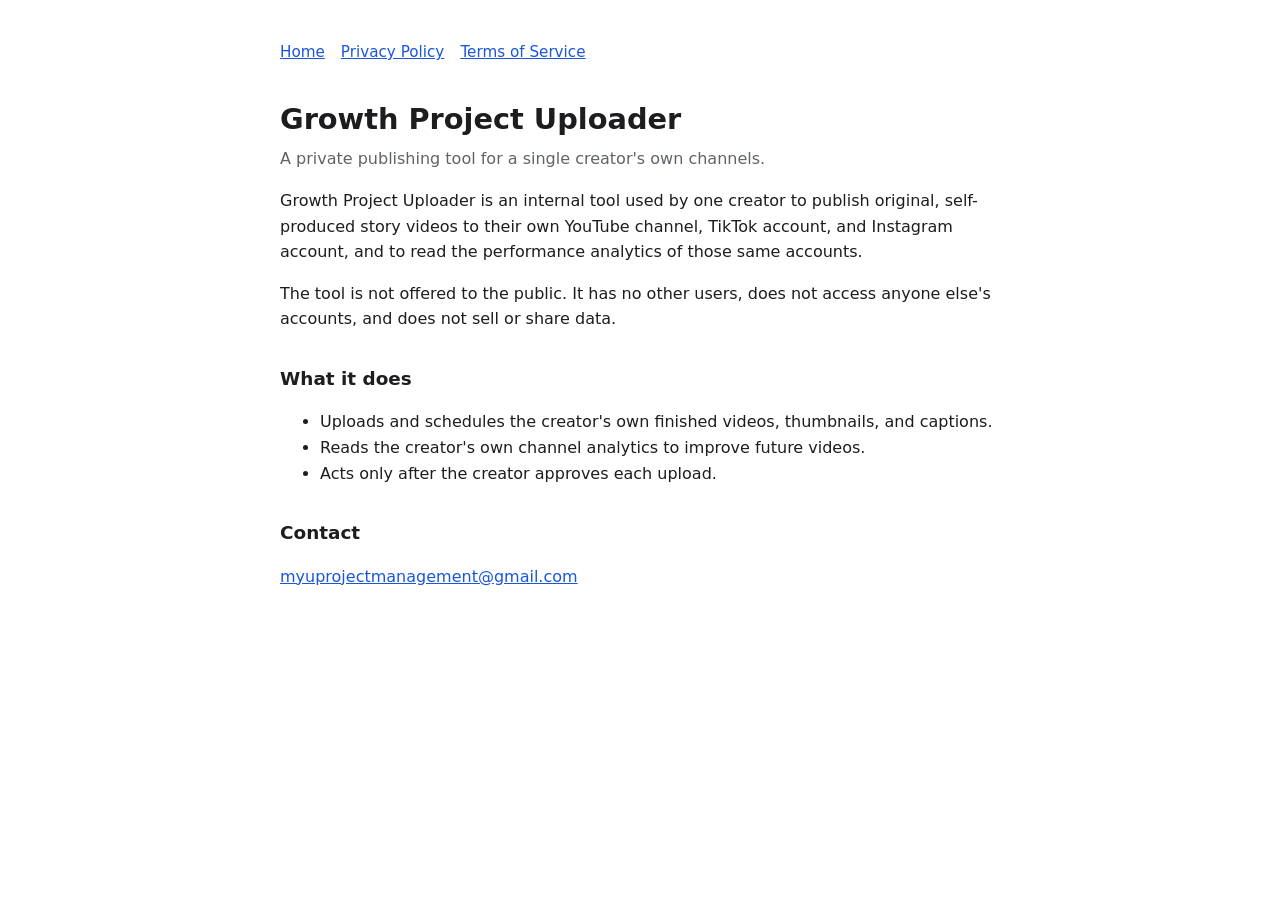
<file: index.html>
<!doctype html>
<html lang="en">
<head>
<meta charset="utf-8">
<meta name="viewport" content="width=device-width, initial-scale=1">
<title>Growth Project Uploader</title>
<link rel="stylesheet" href="style.css">
</head>
<body>
<main>
<nav><a href="index.html">Home</a><a href="privacy.html">Privacy Policy</a><a href="terms.html">Terms of Service</a></nav>
<h1>Growth Project Uploader</h1>
<p class="meta">A private publishing tool for a single creator's own channels.</p>

<p>Growth Project Uploader is an internal tool used by one creator to publish original, self-produced story videos to their own YouTube channel, TikTok account, and Instagram account, and to read the performance analytics of those same accounts.</p>

<p>The tool is not offered to the public. It has no other users, does not access anyone else's accounts, and does not sell or share data.</p>

<h2>What it does</h2>
<ul>
  <li>Uploads and schedules the creator's own finished videos, thumbnails, and captions.</li>
  <li>Reads the creator's own channel analytics to improve future videos.</li>
  <li>Acts only after the creator approves each upload.</li>
</ul>

<h2>Contact</h2>
<p><a href="mailto:myuprojectmanagement@gmail.com">myuprojectmanagement@gmail.com</a></p>
</main>
</body>
</html>
</file>
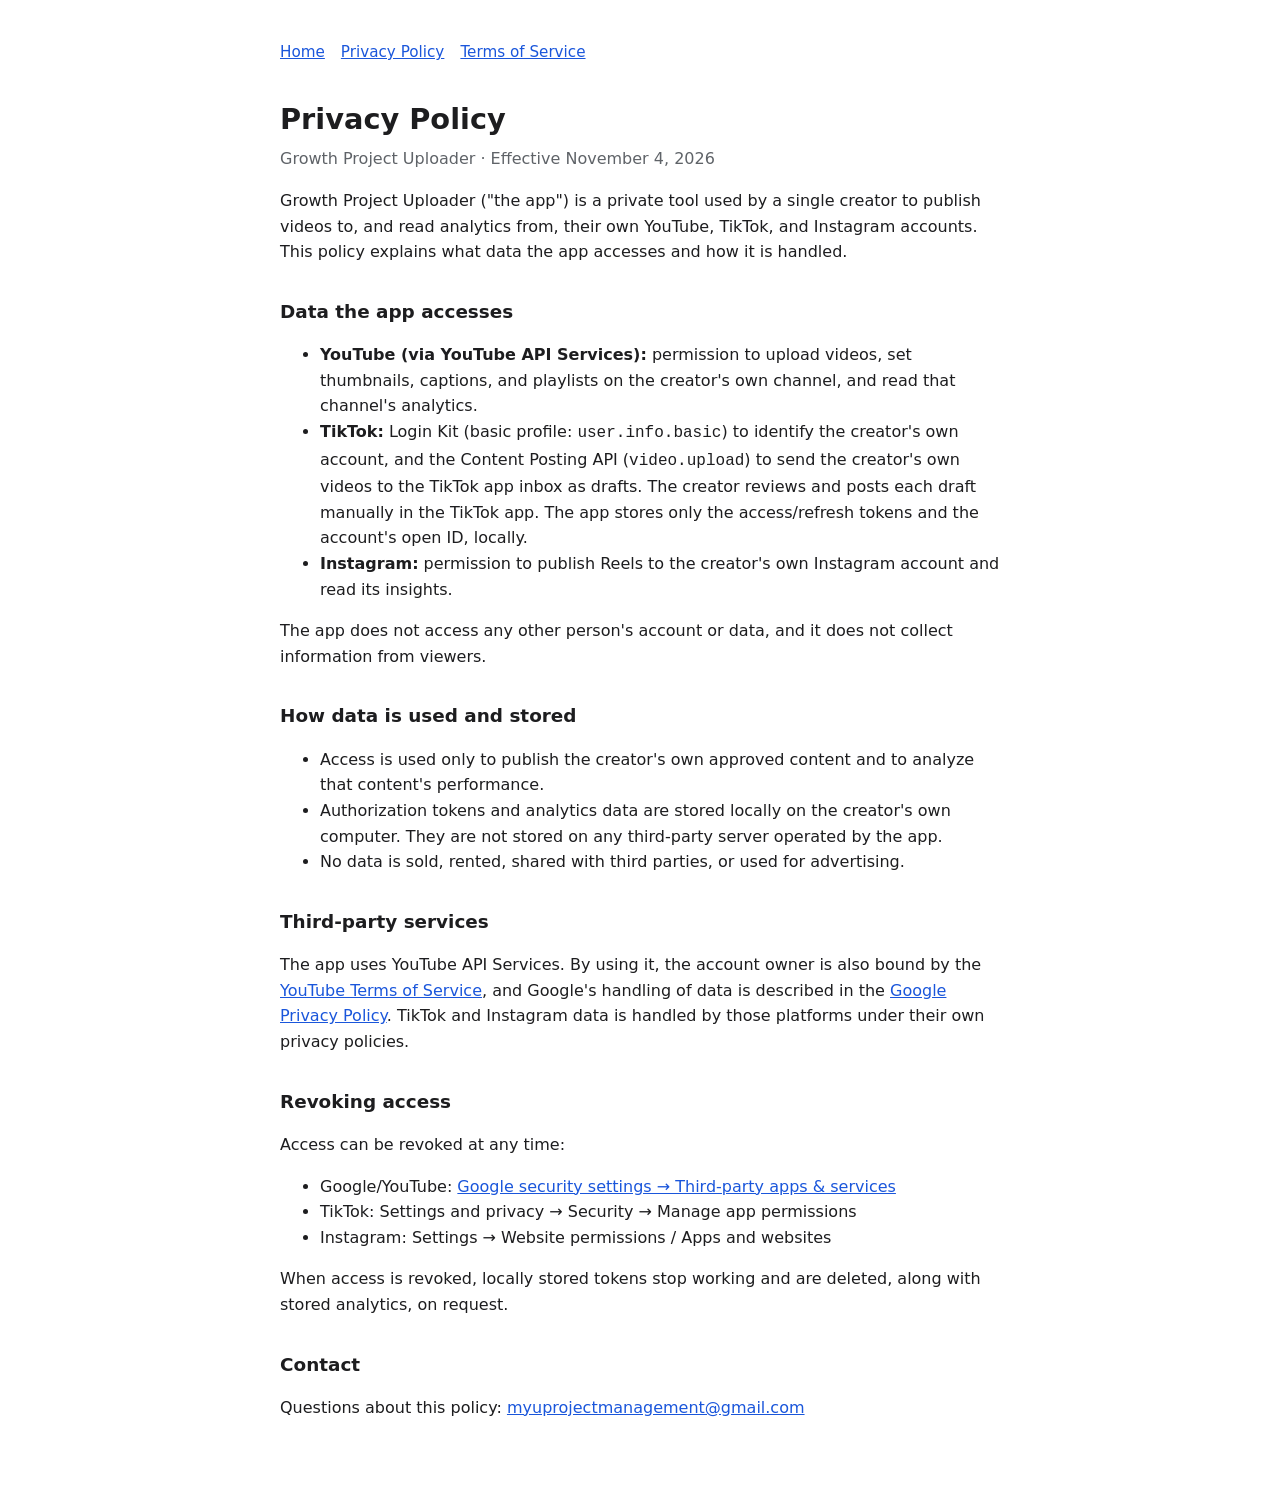
<file: privacy.html>
<!doctype html>
<html lang="en">
<head>
<meta charset="utf-8">
<meta name="viewport" content="width=device-width, initial-scale=1">
<title>Privacy Policy</title>
<link rel="stylesheet" href="style.css">
</head>
<body>
<main>
<nav><a href="index.html">Home</a><a href="privacy.html">Privacy Policy</a><a href="terms.html">Terms of Service</a></nav>
<h1>Privacy Policy</h1>
<p class="meta">Growth Project Uploader · Effective November 4, 2026</p>

<p>Growth Project Uploader ("the app") is a private tool used by a single creator to publish videos to, and read analytics from, their own YouTube, TikTok, and Instagram accounts. This policy explains what data the app accesses and how it is handled.</p>

<h2>Data the app accesses</h2>
<ul>
  <li><strong>YouTube (via YouTube API Services):</strong> permission to upload videos, set thumbnails, captions, and playlists on the creator's own channel, and read that channel's analytics.</li>
  <li><strong>TikTok:</strong> Login Kit (basic profile: <code>user.info.basic</code>) to identify the creator's own account, and the Content Posting API (<code>video.upload</code>) to send the creator's own videos to the TikTok app inbox as drafts. The creator reviews and posts each draft manually in the TikTok app. The app stores only the access/refresh tokens and the account's open ID, locally.</li>
  <li><strong>Instagram:</strong> permission to publish Reels to the creator's own Instagram account and read its insights.</li>
</ul>
<p>The app does not access any other person's account or data, and it does not collect information from viewers.</p>

<h2>How data is used and stored</h2>
<ul>
  <li>Access is used only to publish the creator's own approved content and to analyze that content's performance.</li>
  <li>Authorization tokens and analytics data are stored locally on the creator's own computer. They are not stored on any third-party server operated by the app.</li>
  <li>No data is sold, rented, shared with third parties, or used for advertising.</li>
</ul>

<h2>Third-party services</h2>
<p>The app uses YouTube API Services. By using it, the account owner is also bound by the <a href="https://www.youtube.com/t/terms">YouTube Terms of Service</a>, and Google's handling of data is described in the <a href="https://policies.google.com/privacy">Google Privacy Policy</a>. TikTok and Instagram data is handled by those platforms under their own privacy policies.</p>

<h2>Revoking access</h2>
<p>Access can be revoked at any time:</p>
<ul>
  <li>Google/YouTube: <a href="https://security.google.com/settings/security/permissions">Google security settings → Third-party apps &amp; services</a></li>
  <li>TikTok: Settings and privacy → Security → Manage app permissions</li>
  <li>Instagram: Settings → Website permissions / Apps and websites</li>
</ul>
<p>When access is revoked, locally stored tokens stop working and are deleted, along with stored analytics, on request.</p>

<h2>Contact</h2>
<p>Questions about this policy: <a href="mailto:myuprojectmanagement@gmail.com">myuprojectmanagement@gmail.com</a></p>
</main>
</body>
</html>
</file>
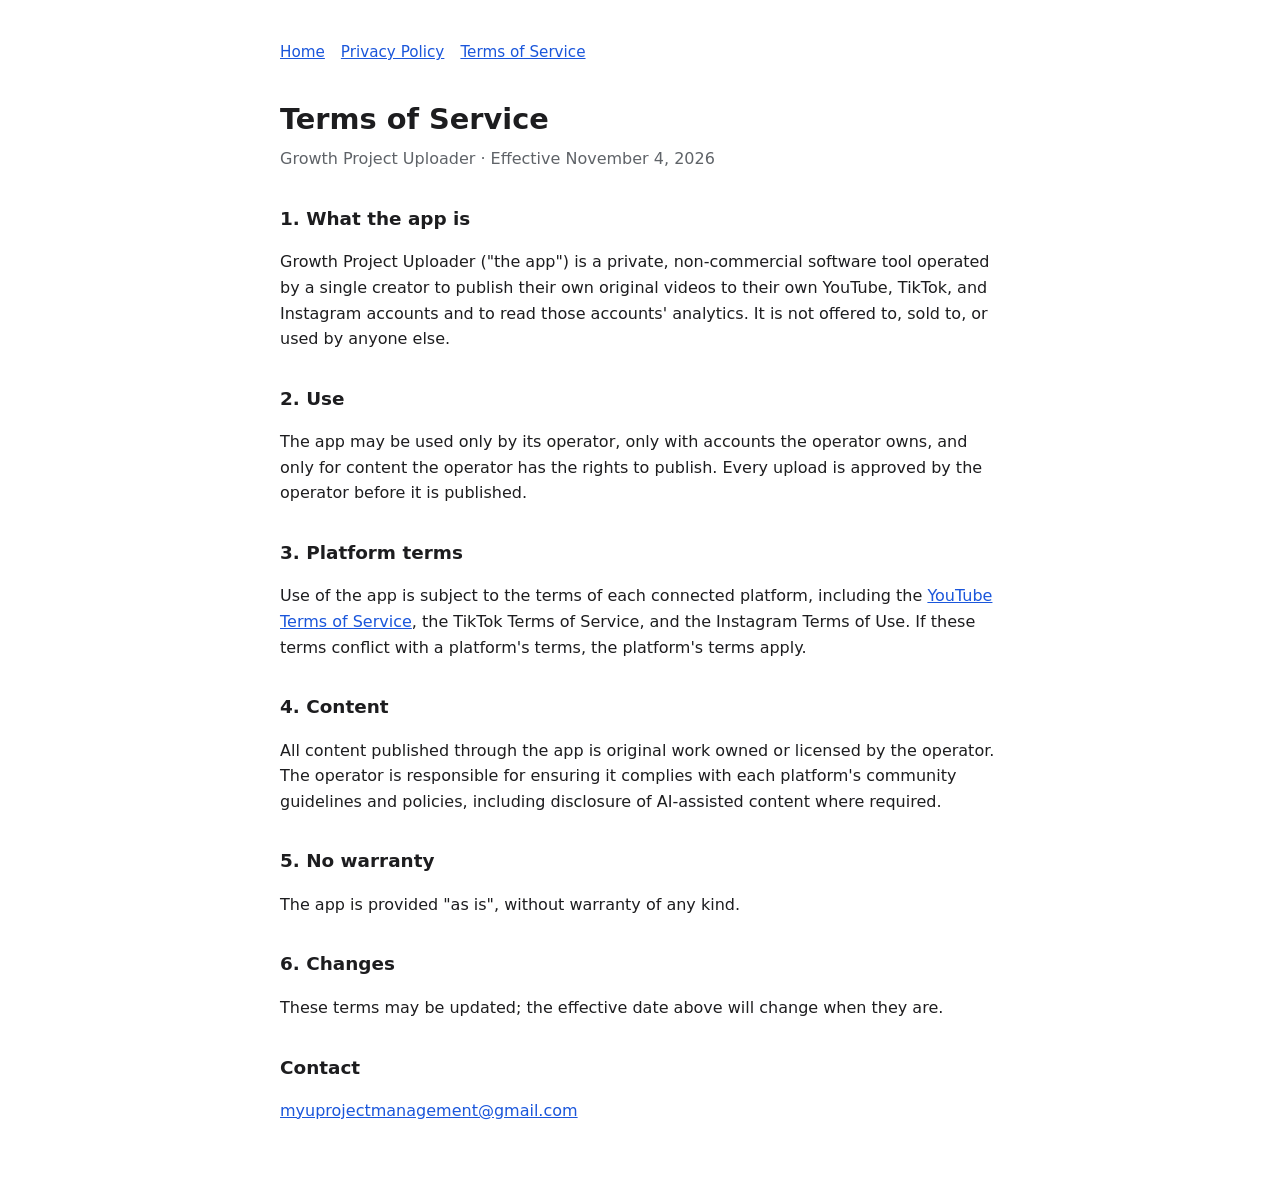
<file: terms.html>
<!doctype html>
<html lang="en">
<head>
<meta charset="utf-8">
<meta name="viewport" content="width=device-width, initial-scale=1">
<title>Terms of Service</title>
<link rel="stylesheet" href="style.css">
</head>
<body>
<main>
<nav><a href="index.html">Home</a><a href="privacy.html">Privacy Policy</a><a href="terms.html">Terms of Service</a></nav>
<h1>Terms of Service</h1>
<p class="meta">Growth Project Uploader · Effective November 4, 2026</p>

<h2>1. What the app is</h2>
<p>Growth Project Uploader ("the app") is a private, non-commercial software tool operated by a single creator to publish their own original videos to their own YouTube, TikTok, and Instagram accounts and to read those accounts' analytics. It is not offered to, sold to, or used by anyone else.</p>

<h2>2. Use</h2>
<p>The app may be used only by its operator, only with accounts the operator owns, and only for content the operator has the rights to publish. Every upload is approved by the operator before it is published.</p>

<h2>3. Platform terms</h2>
<p>Use of the app is subject to the terms of each connected platform, including the <a href="https://www.youtube.com/t/terms">YouTube Terms of Service</a>, the TikTok Terms of Service, and the Instagram Terms of Use. If these terms conflict with a platform's terms, the platform's terms apply.</p>

<h2>4. Content</h2>
<p>All content published through the app is original work owned or licensed by the operator. The operator is responsible for ensuring it complies with each platform's community guidelines and policies, including disclosure of AI-assisted content where required.</p>

<h2>5. No warranty</h2>
<p>The app is provided "as is", without warranty of any kind.</p>

<h2>6. Changes</h2>
<p>These terms may be updated; the effective date above will change when they are.</p>

<h2>Contact</h2>
<p><a href="mailto:myuprojectmanagement@gmail.com">myuprojectmanagement@gmail.com</a></p>
</main>
</body>
</html>
</file>
<file: style.css>
:root { --bg: #ffffff; --fg: #1d1d1f; --muted: #5f6368; --accent: #1a56db; }
@media (prefers-color-scheme: dark) { :root { --bg: #121214; --fg: #ececf1; --muted: #a0a0aa; --accent: #7aa2ff; } }
body { background: var(--bg); color: var(--fg); font: 16px/1.6 system-ui, -apple-system, "Segoe UI", sans-serif; margin: 0; }
main { max-width: 720px; margin: 0 auto; padding: 40px 16px 64px; }
h1 { font-size: 1.8rem; margin-bottom: 0.25rem; }
h2 { font-size: 1.15rem; margin-top: 2rem; }
p.meta { color: var(--muted); margin-top: 0; }
a { color: var(--accent); }
nav { display: flex; gap: 16px; margin-bottom: 32px; font-size: 0.95rem; }
</file>
